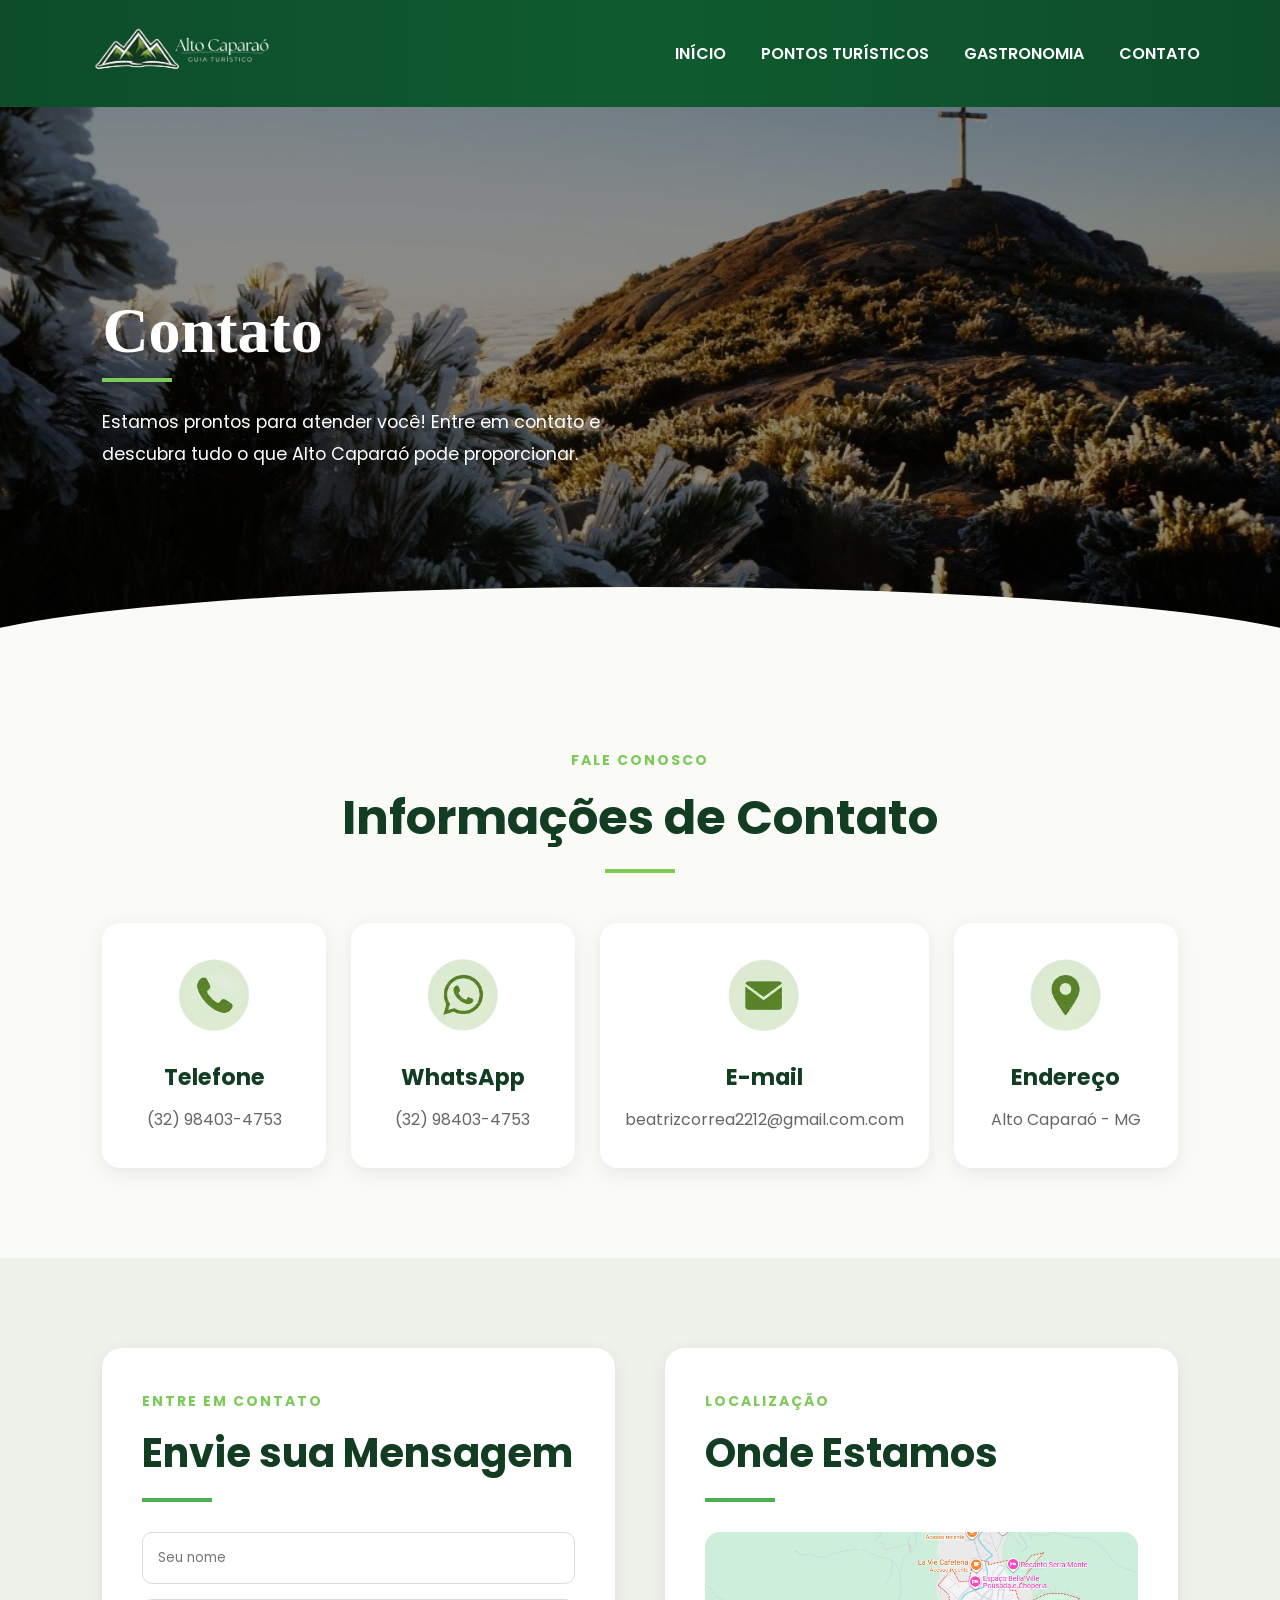
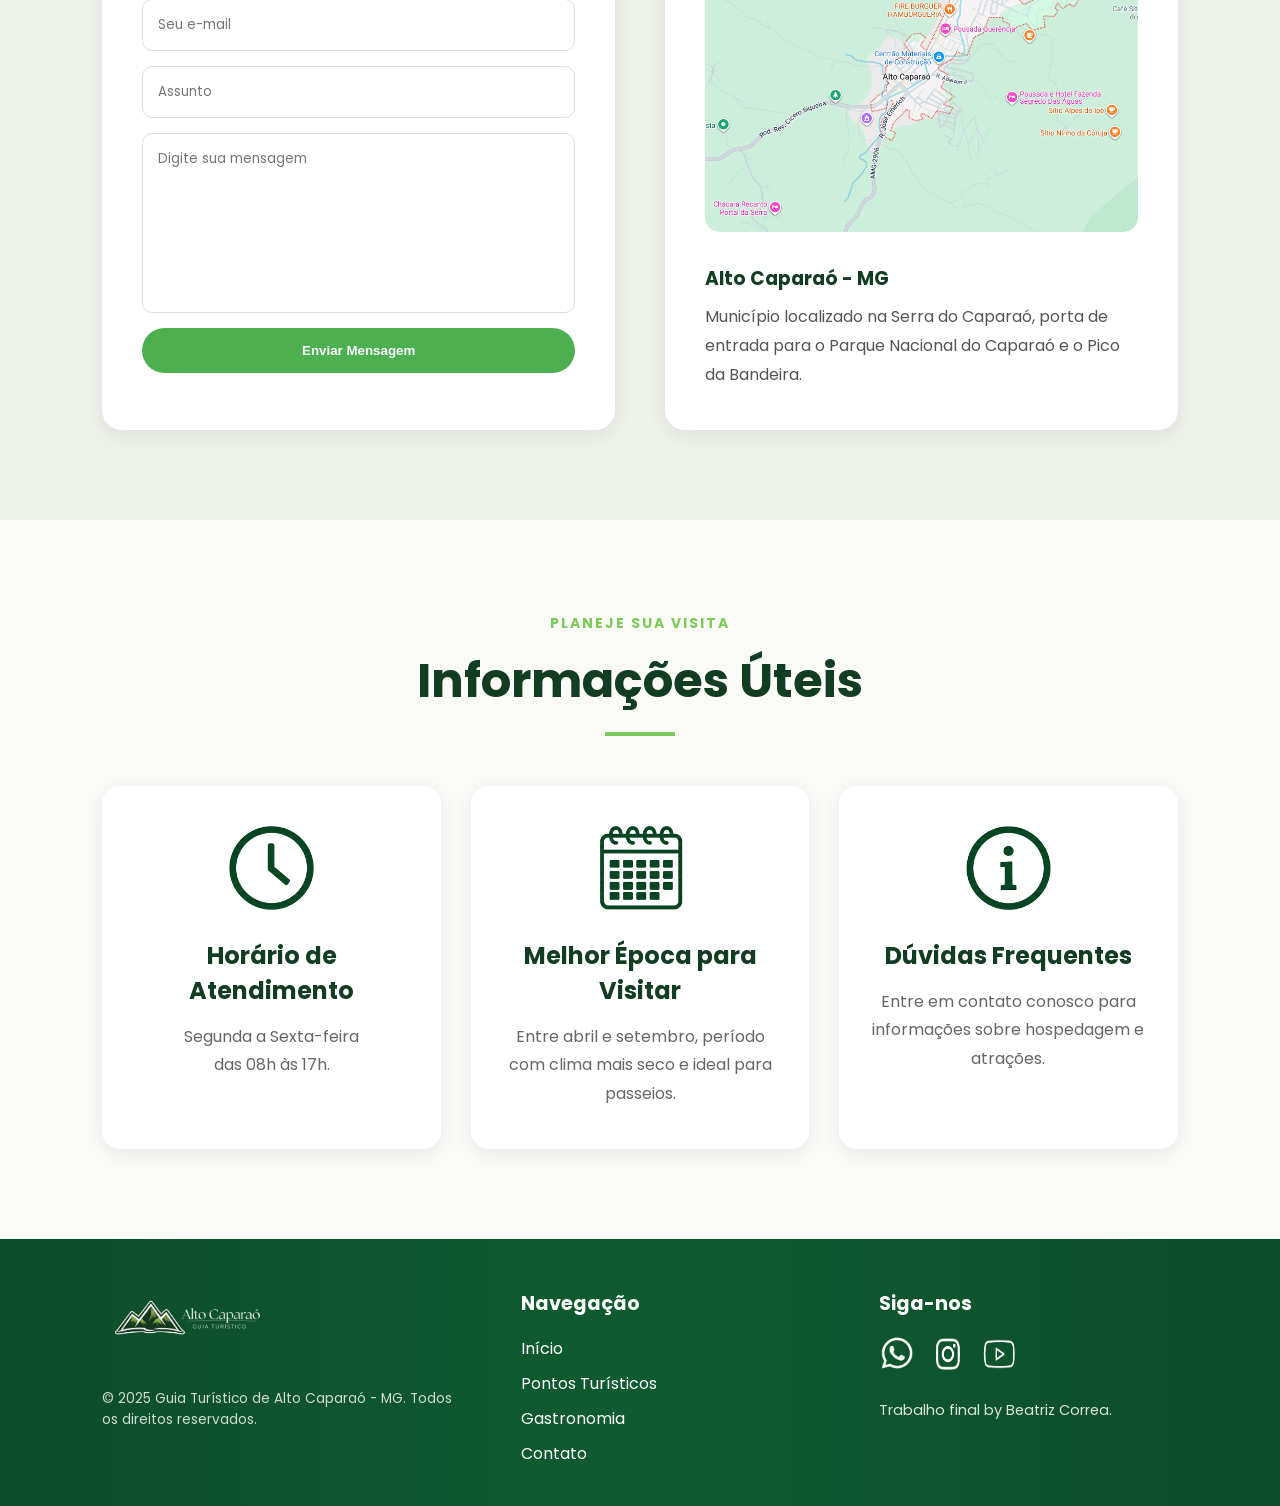
<file: contato.html>
<!DOCTYPE html>
<html lang="pt-br">

<head>
    <meta charset="UTF-8">
    <meta name="viewport" content="width=device-width, initial-scale=1.0">

    <title>Alto Caparaó - Contato</title>

    <link rel="stylesheet" href="TRABALHO FINAL/css/style.css">
    <link rel="icon" href="TRABALHO FINAL/img/AltoCaparao.Favicon.png">
</head>

<body>

    <header>

       <a href="index.html"><img src="TRABALHO FINAL/img/Altocaparao-logofooter.png" alt="Logo Alto Caparaó" class="logo"></a>

        <nav>
            <ul class="menu">
                <li><a href="index.html">Início</a></li>
                <li><a href="pontosturisticos.html">Pontos Turísticos</a></li>
                <li><a href="gastronomia.html">Gastronomia</a></li>
                <li><a href="contato.html">Contato</a></li>
            </ul>
        </nav>

    </header>

    <!--hero-->
    <section class="hero-contato">
    <img src="TRABALHO FINAL/img/hero-contato.png" alt="Contato Alto Caparaó" class="hero-img">

    <div class="overlay"></div>

    <div class="hero-conteudo">

        <h1>Contato</h1>
        <div class="linha"></div>

        <p>
            Estamos prontos para atender você!
            Entre em contato e descubra tudo o que
            Alto Caparaó pode proporcionar.
        </p>

    </div>

    <div class="onda"></div>

</section>

    <!--fale conosco-->
    <section class="contato-cards">

    <span class="subtitulo-secao"> FALE CONOSCO  </span>

    <h2 class="titulo-secao"> Informações de Contato </h2>

    <div class="linha-centro"></div>

    <div class="cards-contato">

        <article class="card-contato">

            <img src="TRABALHO FINAL/img/telefone-icon.png" alt="Telefone">
            <h3>Telefone</h3>
            <p>(32) 98403-4753</p>

        </article>

        <article class="card-contato">

            <img src="TRABALHO FINAL/img/wpp-icon.png" alt="WhatsApp">
            <h3>WhatsApp</h3>
            <p>(32) 98403-4753</p>

        </article>

        <article class="card-contato">

            <img src="TRABALHO FINAL/img/email-icon.png" alt="E-mail">
            <h3>E-mail</h3>
            <p>beatrizcorrea2212@gmail.com.com</p>

        </article>

        <article class="card-contato">

            <img src="TRABALHO FINAL/img/local-icon.png" alt="Endereço">
            <h3>Endereço</h3>
            <p>Alto Caparaó - MG</p>

        </article>

    </div>

</section>

    <section class="mensagem-localizacao">

    <div class="formulario-contato">

        <span class="subtitulo-secao">
            ENTRE EM CONTATO
        </span>

        <h2>Envie sua Mensagem</h2>

        <div class="linha-verde"></div>

        <form>

            <input type="text" placeholder="Seu nome" required>

            <input type="email" placeholder="Seu e-mail" required>

            <input type="text" placeholder="Assunto">

            <textarea placeholder="Digite sua mensagem"></textarea>

            <button type="submit"> Enviar Mensagem </button>

        </form>

    </div>

    <!-- localização -->

    <div class="onde-estamos">

        <span class="subtitulo-secao"> LOCALIZAÇÃO </span>

        <h2>Onde Estamos</h2>

        <div class="linha-verde"></div>
        <img src="TRABALHO FINAL/img/mapa.png" alt="Mapa Alto Caparaó">
        <div class="endereco-box">

            <h3>Alto Caparaó - MG</h3>
            <p>
                Município localizado na Serra do Caparaó,
                porta de entrada para o Parque Nacional
                do Caparaó e o Pico da Bandeira.
            </p>

        </div>

    </div>

</section>

    <!--informacoes uteis-->
    <section class="informacoes-uteis">

    <span class="subtitulo-secao">
        PLANEJE SUA VISITA
    </span>

    <h2 class="titulo-secao">
        Informações Úteis
    </h2>

    <div class="linha-centro"></div>

    <div class="uteis-grid">

        <article class="util-card">

            <img src="TRABALHO FINAL/img/relogio-icon.png" alt="Horário">
            <h3>Horário de Atendimento</h3>
            <p>
                Segunda a Sexta-feira
                <br>
                das 08h às 17h.
            </p>

        </article>
        
        <article class="util-card">

            <img src="TRABALHO FINAL/img/calendario-icon.png" alt="Melhor época">
            <h3>Melhor Época para Visitar</h3>
            <p>
                Entre abril e setembro,
                período com clima mais seco
                e ideal para passeios.
            </p>

        </article>
        
        <article class="util-card">

            <img src="TRABALHO FINAL/img/informacao-icon.png" alt="Dúvidas">
            <h3>Dúvidas Frequentes</h3>
            <p>
                Entre em contato conosco
                para informações sobre
                hospedagem e atrações.
            </p>

        </article>

    </div>

</section>

    <!-- rodape -->
<footer class="footer">

    <div class="footer-container">

        <!-- logo -->
        <div class="footer-logo">

            <img src="TRABALHO FINAL/img/Altocaparao-logofooter.png" alt="Logo Alto Caparaó" class="logo-footer">

            <p>
                © 2025 Guia Turístico de Alto Caparaó - MG.
                Todos os direitos reservados.
            </p>

        </div>

        <!-- Navegação -->
        <div class="footer-links">

            <h3>Navegação</h3>

            <ul>
                <li><a href="index.html">Início</a></li>
                <li><a href="pontosturisticos.html">Pontos Turísticos</a></li>
                <li><a href="gastronomia.html">Gastronomia</a></li>
                <li><a href="contato.html">Contato</a></li>
            </ul>

        </div>

        <!--redes-->
        <div class="footer-social">

            <h3>Siga-nos</h3>

            <div class="social-icons">
                <a href="https://wa.me/5532984034753">  <img src="TRABALHO FINAL/img/whatsapp-icon.png" alt="Whatsapp">  </a>
                <a href="https://www.instagram.com/beatrz.jpeg/"> <img src="TRABALHO FINAL/img/instagram-icon.png" alt="Instagram" class="logo-insta"> </a>
                <a href="https://www.youtube.com/@bea22122"> <img src="TRABALHO FINAL/img/youtube-icon.png" alt="YouTube"> </a>
            </div>

            <p class="footer-frase"> Trabalho final by Beatriz Correa. </p>

        </div>

    </div>

</footer>

</body>
</html>
</file>
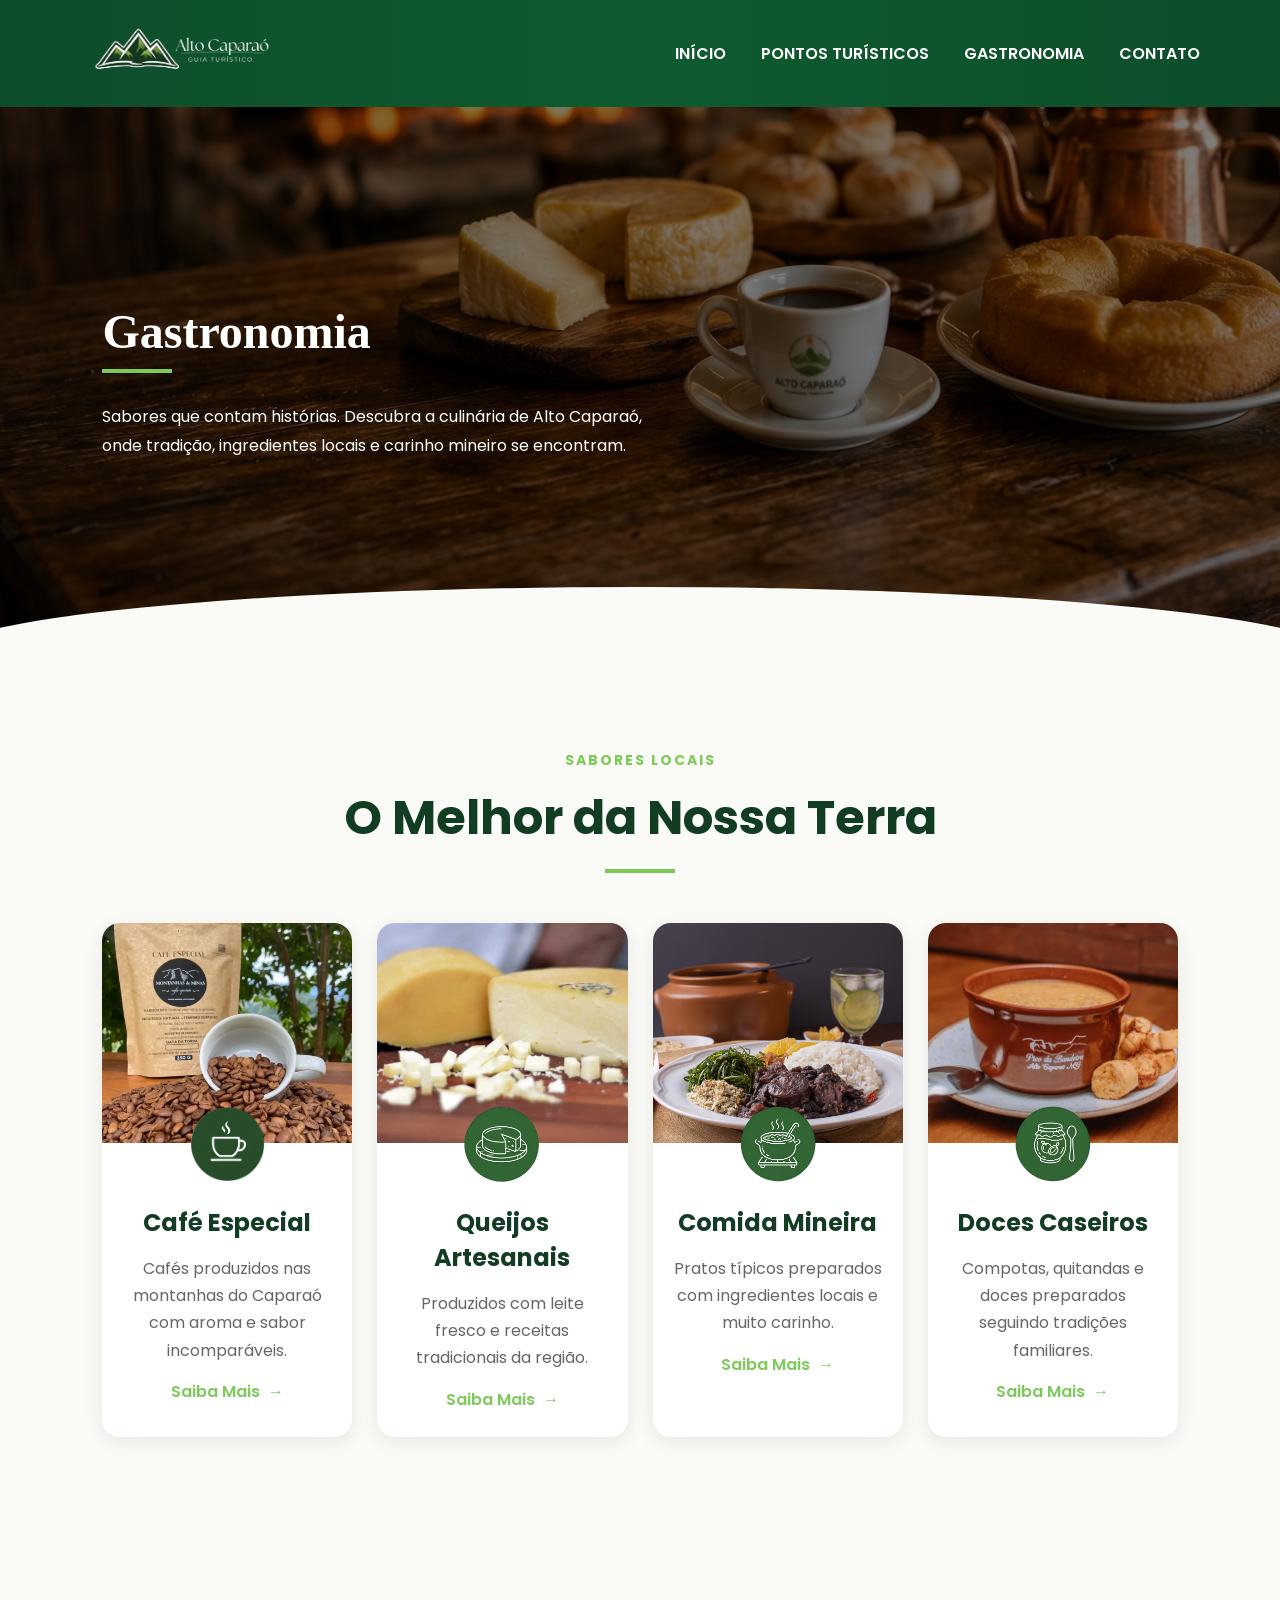
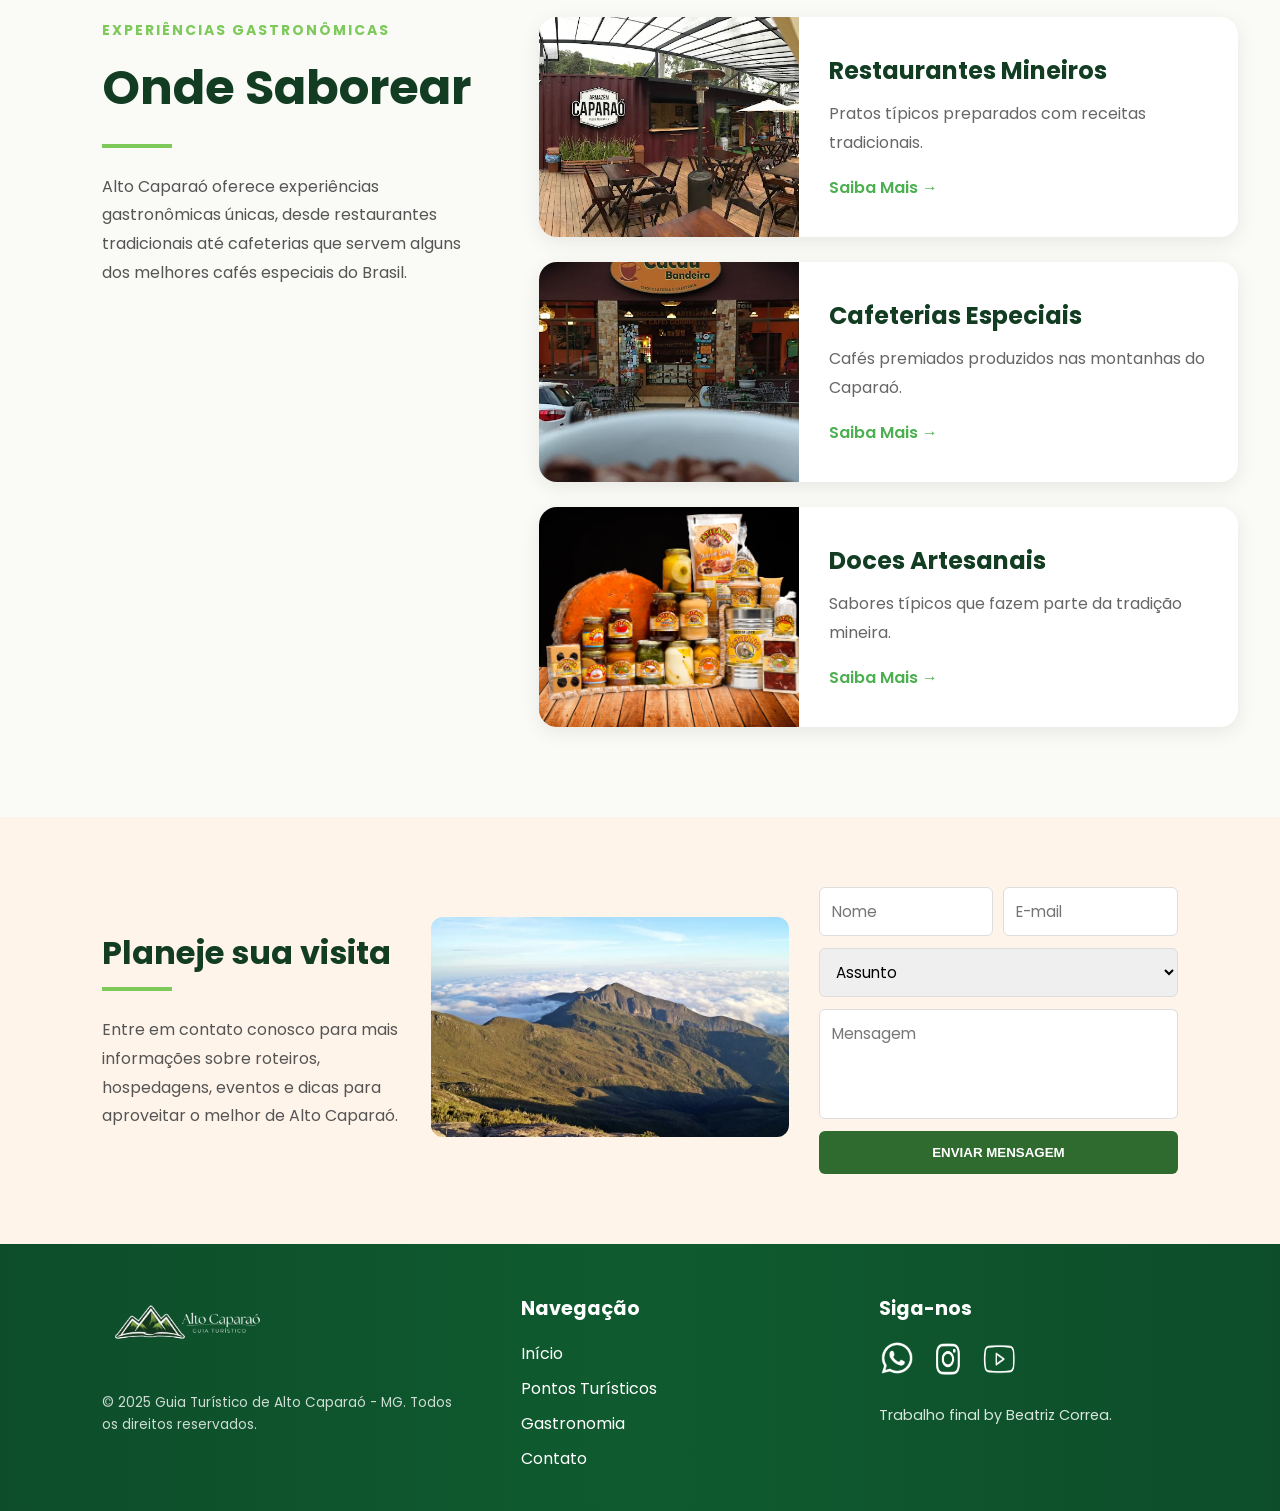
<file: gastronomia.html>
<!DOCTYPE html>
<html lang="pt-br">

<head>
    <meta charset="UTF-8">
    <meta name="viewport" content="width=device-width, initial-scale=1.0">

    <title>Alto Caparaó - Gastronomia</title>

    <link rel="stylesheet" href="TRABALHO FINAL/css/style.css">
    <link rel="icon" href="TRABALHO FINAL/img/AltoCaparao.Favicon.png">
</head>

<body>

    <header>

       <a href="index.html"><img src="TRABALHO FINAL/img/Altocaparao-logofooter.png" alt="Logo Alto Caparaó" class="logo"></a>

        <nav>
            <ul class="menu">
                <li><a href="index.html">Início</a></li>
                <li><a href="pontosturisticos.html">Pontos Turísticos</a></li>
                <li><a href="gastronomia.html">Gastronomia</a></li>
                <li><a href="contato.html">Contato</a></li>
            </ul>
        </nav>

    </header>

    <!-- hero-->
     <section class="hero-gastronomia">

    <img src="TRABALHO FINAL/img/mesa-cafe-hero.png" alt="Gastronomia de Alto Caparaó" class="hero-img">

    <div class="overlay"></div>

    <div class="hero-conteudo">

        <h1>Gastronomia</h1>

        <div class="linha"></div>

        <p>
            Sabores que contam histórias.
            Descubra a culinária de Alto Caparaó,
            onde tradição, ingredientes locais e
            carinho mineiro se encontram.
        </p>

    </div>

    <div class="onda"></div>

</section>

    <!--sabores-->
    <section class="sabores">

    <span class="subtitulo-secao"> SABORES LOCAIS </span>

    <h2 class="titulo-secao"> O Melhor da Nossa Terra </h2>

    <div class="linha-centro"></div>

    <div class="sabores-grid">

        <article class="sabor-card">

            <img src="TRABALHO FINAL/img/cafe-especial.png" alt="Café Especial">

            <div class="icone-sabor">
                <img src="TRABALHO FINAL/img/cafe-icon.png" alt="Ícone Café">
            </div>
            <h3>Café Especial</h3>
            <p> Cafés produzidos nas montanhas do Caparaó com aroma e sabor incomparáveis. </p>

            <a href="https://www.google.com/maps/search/maps+cafe+especial+alto+caparao/@-20.4884595,-42.0024728,11z/data=!3m1!4b1?entry=ttu&g_ep=EgoyMDI2MDYwMS4wIKXMDSoASAFQAw%3D%3D">Saiba Mais</a>

        </article>

        <article class="sabor-card">

            <img src="TRABALHO FINAL/img/queijo-minas-artesanal.png" alt="Queijos Artesanais">
            <div class="icone-sabor">
                <img src="TRABALHO FINAL/img/queijo-icon.png" alt="icon queijo">
            </div>
            <h3>Queijos Artesanais</h3>
            <p>  Produzidos com leite fresco e receitas tradicionais da região. </p>
            <a href="https://www.google.com/maps/search/queijos+artesanais+alto+caparao/@-20.8788914,-42.7936705,9z?entry=ttu&g_ep=EgoyMDI2MDYwMS4wIKXMDSoASAFQAw%3D%3D">Saiba Mais</a>

        </article>

        <article class="sabor-card">

            <img src="TRABALHO FINAL/img/comida-mineira.jpg" alt="Comida Mineira">
            <div class="icone-sabor">
                <img src="TRABALHO FINAL/img/comida-icon.png" alt="icon comida">
            </div>
            <h3>Comida Mineira</h3>
            <p> Pratos típicos preparados com ingredientes locais e muito carinho. </p>
            <a href="https://www.google.com/maps/search/comida+mineira+alto+caparao/@-20.4601346,-41.9526911,12z/data=!3m1!4b1?entry=ttu&g_ep=EgoyMDI2MDYwMS4wIKXMDSoASAFQAw%3D%3D">Saiba Mais</a>

        </article>

        <article class="sabor-card">

            <img src="TRABALHO FINAL/img/doce.jpg" alt="Doces Caseiros">
            <div class="icone-sabor">
                <img src="TRABALHO FINAL/img/doce-icon.png" alt="icon doces">
            </div>
            <h3>Doces Caseiros</h3>
            <p> Compotas, quitandas e doces preparados seguindo tradições familiares. </p>
            <a href="https://www.google.com/maps/search/doces+caseiros+alto+caparao/@-20.8219646,-42.4745255,10z/data=!3m1!4b1?entry=ttu&g_ep=EgoyMDI2MDYwMS4wIKXMDSoASAFQAw%3D%3D">Saiba Mais</a>

        </article>

    </div>

</section>

    <!---onde saborear-->
    <section class="onde-saborear">

    <div class="onde-texto">

        <span class="subtitulo-secao">
            EXPERIÊNCIAS GASTRONÔMICAS
        </span>

        <h2>Onde Saborear</h2>

        <div class="linha"></div>

        <p>
            Alto Caparaó oferece experiências gastronômicas únicas,
            desde restaurantes tradicionais até cafeterias que servem
            alguns dos melhores cafés especiais do Brasil.
        </p>

    </div>

    <div class="onde-cards">

        <article class="card-sabor">

            <img src="TRABALHO FINAL/img/restaurantes.png" alt="">
            <div class="card-info">
                <h3>Restaurantes Mineiros</h3>
                <p>Pratos típicos preparados com receitas tradicionais.</p>
                <a href="https://www.google.com/search?q=restaurantes+alto+caparao&sca_esv=b0606a0ae3ff7c6b&sxsrf=ANbL-n4agTMMmKRx_RHktZQxov1dxGed9g:1780680569179&udm=1&lsack=eQcjaqzMCu_K1sQPzN7QkQQ&sa=X&ved=2ahUKEwjs7KKG0PCUAxVvpZUCHUwvNEIQjGp6BAglEAA&biw=1920&bih=953&dpr=1">Saiba Mais</a>
            </div>

        </article>

        <article class="card-sabor">
            <img src="TRABALHO FINAL/img/cafeteria.png" alt="">

            <div class="card-info">
                <h3>Cafeterias Especiais</h3>
                <p>Cafés premiados produzidos nas montanhas do Caparaó.</p>
                <a href="https://www.google.com/search?q=cafeteria+alto+caparao&sca_esv=b0606a0ae3ff7c6b&udm=1&biw=1920&bih=953&sxsrf=ANbL-n6AUVyc2GkWjRarg-vPYZkx8Y70Eg%3A1780680627648&ei=swcjapOWJ-fL1sQPhJHRwA0&ved=0ahUKEwjTu5Oi0PCUAxXnpZUCHYRIFNgQ4dUDCBA&uact=5&oq=cafeteria+alto+caparao&gs_lp=[base64]&sclient=gws-wiz-modeless-local">Saiba Mais</a>
            </div>

        </article>

        <article class="card-sabor">

            <img src="TRABALHO FINAL/img/doces-artesanais.png" alt="">
            <div class="card-info">
                <h3>Doces Artesanais</h3>
                <p>Sabores típicos que fazem parte da tradição mineira.</p>
                <a href="https://www.google.com/search?q=doces+artesanais+alto+caparao&sca_esv=b0606a0ae3ff7c6b&udm=1&biw=1920&bih=953&sxsrf=ANbL-n7i8UDbI6PlFrO-FivdiRXj30PdOQ%3A1780680582276&ei=hgcjapTMEPvR1sQP66uc2A4&ved=0ahUKEwiUp8KM0PCUAxX7qJUCHesVB-sQ4dUDCBA&uact=5&oq=doces+artesanais+alto+caparao&gs_lp=[base64]&sclient=gws-wiz-modeless-local">Saiba Mais</a>
            </div>

        </article>

    </div>

</section>

    <!--planeje-->
    <!--planeje-->
<section class="planeje">

    <div class="planeje-container">

        <div class="planeje-texto">

            <h2>Planeje sua visita</h2>

            <div class="linha"></div>
            <p>
                Entre em contato conosco para mais informações sobre roteiros,
                hospedagens, eventos e dicas para aproveitar o melhor de Alto Caparaó.
            </p>
        </div>

        <div class="planeje-imagem">
            <img src="TRABALHO FINAL/img/vista-altocaparao.png" alt="Vista de Alto Caparaó">
        </div>

        <div class="planeje-formulario">

            <form>

                <div class="linha-form">
                    <input type="text" placeholder="Nome">
                    <input type="email" placeholder="E-mail">
                </div>

                <select>
                    <option>Assunto</option>
                    <option>Turismo</option>
                    <option>Hospedagem</option>
                    <option>Eventos</option>
                </select>

                <textarea placeholder="Mensagem"></textarea>

                <button type="submit">
                    ENVIAR MENSAGEM
                </button>

            </form>

        </div>

    </div>

</section>
    
    <!-- rodape -->
<footer class="footer">

    <div class="footer-container">

        <!-- logo -->
        <div class="footer-logo">

            <img src="TRABALHO FINAL/img/Altocaparao-logofooter.png" alt="Logo Alto Caparaó" class="logo-footer">

            <p>
                © 2025 Guia Turístico de Alto Caparaó - MG.
                Todos os direitos reservados.
            </p>

        </div>

        <!-- Navegação -->
        <div class="footer-links">

            <h3>Navegação</h3>

            <ul>
                <li><a href="index.html">Início</a></li>
                <li><a href="pontosturisticos.html">Pontos Turísticos</a></li>
                <li><a href="gastronomia.html">Gastronomia</a></li>
                <li><a href="contato.html">Contato</a></li>
            </ul>

        </div>

        <!--redes-->
        <div class="footer-social">

            <h3>Siga-nos</h3>

            <div class="social-icons">
                <a href="https://wa.me/5532984034753">  <img src="TRABALHO FINAL/img/whatsapp-icon.png" alt="Whatsapp">  </a>
                <a href="https://www.instagram.com/beatrz.jpeg/"> <img src="TRABALHO FINAL/img/instagram-icon.png" alt="Instagram" class="logo-insta"> </a>
                <a href="https://www.youtube.com/@bea22122"> <img src="TRABALHO FINAL/img/youtube-icon.png" alt="YouTube"> </a>
            </div>

            <p class="footer-frase"> Trabalho final by Beatriz Correa. </p>

        </div>

    </div>

</footer>

</body>
</html>
</file>
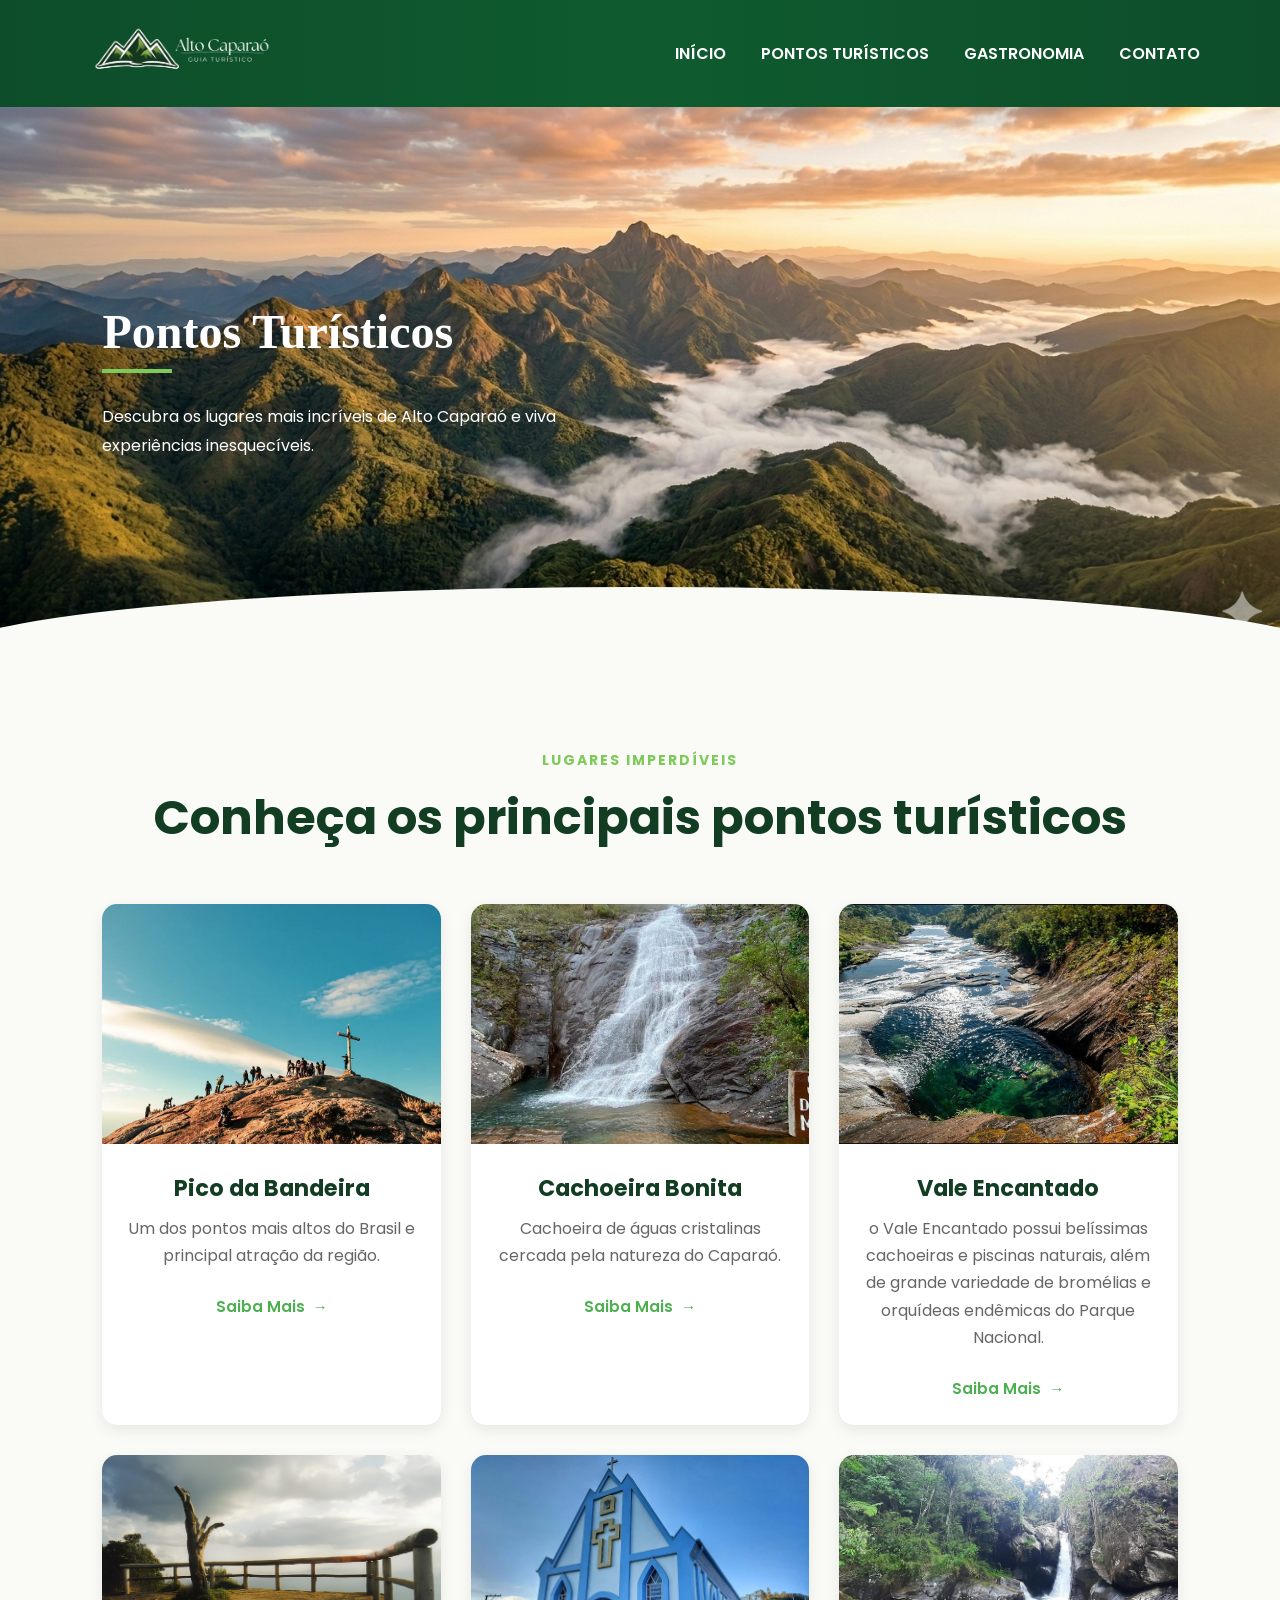
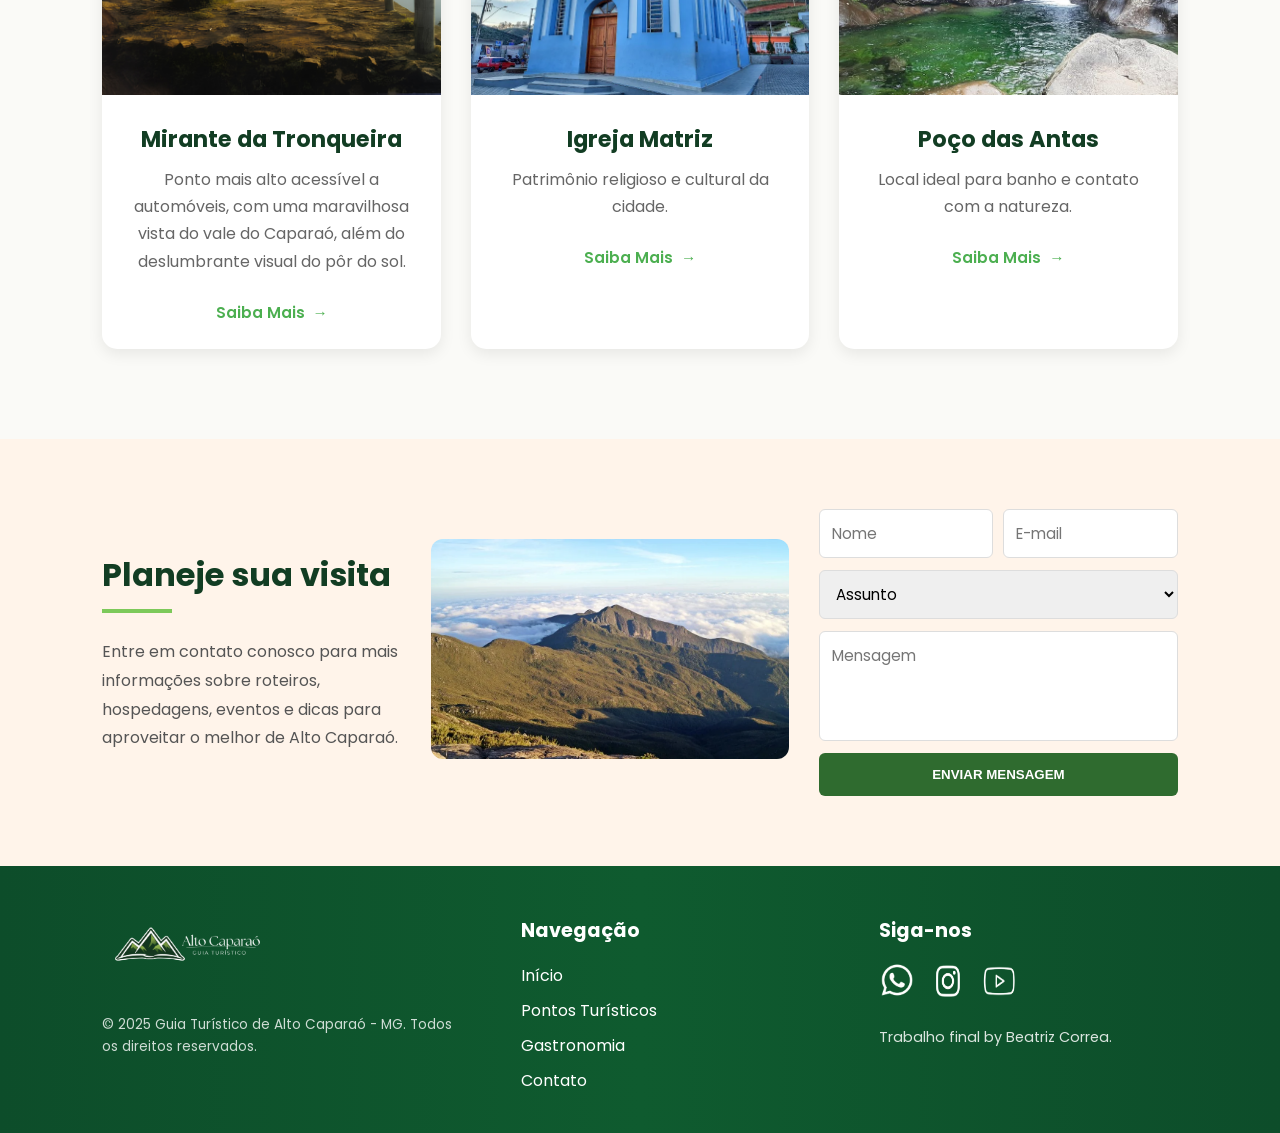
<file: pontosturisticos.html>
<!DOCTYPE html>
<html lang="pt-br">

<head>
    <meta charset="UTF-8">
    <meta name="viewport" content="width=device-width, initial-scale=1.0">

    <title>Alto Caparaó - Pontos Turísticos</title>

    <link rel="stylesheet" href="TRABALHO FINAL/css/style.css">
    <link rel="icon" href="TRABALHO FINAL/img/AltoCaparao.Favicon.png">
</head>

<body>

    <header>

       <a href="index.html"><img src="TRABALHO FINAL/img/Altocaparao-logofooter.png" alt="Logo Alto Caparaó" class="logo"></a>

        <nav>
            <ul class="menu">
                <li><a href="index.html">Início</a></li>
                <li><a href="pontosturisticos.html">Pontos Turísticos</a></li>
                <li><a href="gastronomia.html">Gastronomia</a></li>
                <li><a href="contato.html">Contato</a></li>
            </ul>
        </nav>

    </header>

    <!-- hero -->
    <section class="hero-turismo">

    <img src="TRABALHO FINAL/img/hero-pontos.png" alt="" class="hero-img">

    <div class="overlay"></div>

    <div class="hero-conteudo">

        <h1>Pontos Turísticos</h1>

        <div class="linha"></div>

        <p>
            Descubra os lugares mais incríveis de Alto Caparaó
            e viva experiências inesquecíveis.
        </p>

    </div>

    <div class="onda"></div>

</section>

    <!--lugares-->
    <section class="lugares">

    <span class="subtitulo-secao"> LUGARES IMPERDÍVEIS </span>

    <h2 class="titulo-secao"> Conheça os principais pontos turísticos </h2>

    <div class="lugares-grid">

        <article class="lugar-card">
            <img src="TRABALHO FINAL/img/pico-da-bandeira.png" alt="Pico da Bandeira">
            <h3>Pico da Bandeira</h3>
            <p>Um dos pontos mais altos do Brasil e principal atração da região.</p>
            <a href="https://share.google/9crZeZgAuBUtWpSR4">Saiba Mais</a>
        </article>

        <article class="lugar-card">
            <img src="TRABALHO FINAL/img/Cachoeira-Bonita.png" alt="Cachoeira Bonita">
            <h3>Cachoeira Bonita</h3>
            <p>Cachoeira de águas cristalinas cercada pela natureza do Caparaó.</p>
            <a href="https://share.google/mF6CN8wEAdhNPWHnR">Saiba Mais</a>
        </article>

        <article class="lugar-card">
            <img src="TRABALHO FINAL/img/vale-encantado.jpg" alt="Vale Encantado">
            <h3>Vale Encantado</h3>
            <p>o Vale Encantado possui belíssimas cachoeiras e piscinas naturais, além de grande variedade de bromélias e orquídeas endêmicas do Parque Nacional.</p>
            <a href="https://share.google/weOQhi5B6KUeL2T84">Saiba Mais</a>
        </article>

        <article class="lugar-card">
            <img src="TRABALHO FINAL/img/tronqueira.png" alt="Mirante da Tronqueira">
            <h3>Mirante da Tronqueira</h3>
            <p>Ponto mais alto acessível a automóveis, com uma maravilhosa vista do vale do Caparaó, além do deslumbrante visual do pôr do sol.</p>
            <a href="https://share.google/4km2a4B5DhbV3QOsP">Saiba Mais</a>
        </article>

        <article class="lugar-card">
            <img src="TRABALHO FINAL/img/igreja-matriz.png" alt="Igreja Matriz">
            <h3>Igreja Matriz</h3>
            <p>Patrimônio religioso e cultural da cidade.</p>
            <a href="https://share.google/KCzVGAtjL6qdZlwOk">Saiba Mais</a>
        </article>

        <article class="lugar-card">
            <img src="TRABALHO FINAL/img/poco-das-antas.png" alt="Poço das Antas">
            <h3>Poço das Antas</h3>
            <p>Local ideal para banho e contato com a natureza.</p>
            <a href="https://share.google/7MKoIhUzPM1NaPoiR">Saiba Mais</a>
        </article>

    </div>

</section>

    <!--planeje-->
<section class="planeje">

    <div class="planeje-container">

        <div class="planeje-texto">

            <h2>Planeje sua visita</h2>

            <div class="linha"></div>

            <p>
                Entre em contato conosco para mais informações sobre roteiros,
                hospedagens, eventos e dicas para aproveitar o melhor de Alto Caparaó.
            </p>

        </div>

        <div class="planeje-imagem">
            <img src="TRABALHO FINAL/img/vista-altocaparao.png" alt="Vista de Alto Caparaó">
        </div>

        <div class="planeje-formulario">

            <form>

                <div class="linha-form">
                    <input type="text" placeholder="Nome">
                    <input type="email" placeholder="E-mail">
                </div>

                <select>
                    <option>Assunto</option>
                    <option>Turismo</option>
                    <option>Hospedagem</option>
                    <option>Eventos</option>
                </select>

                <textarea placeholder="Mensagem"></textarea>

                <button type="submit">
                    ENVIAR MENSAGEM
                </button>

            </form>

        </div>

    </div>

</section>

    <!-- rodape -->
<footer class="footer">

    <div class="footer-container">

        <!-- logo -->
        <div class="footer-logo">

            <img src="TRABALHO FINAL/img/Altocaparao-logofooter.png" alt="Logo Alto Caparaó" class="logo-footer">

            <p>
                © 2025 Guia Turístico de Alto Caparaó - MG.
                Todos os direitos reservados.
            </p>

        </div>

        <!-- Navegação -->
        <div class="footer-links">

            <h3>Navegação</h3>

            <ul>
                <li><a href="index.html">Início</a></li>
                <li><a href="pontosturisticos.html">Pontos Turísticos</a></li>
                <li><a href="gastronomia.html">Gastronomia</a></li>
                <li><a href="contato.html">Contato</a></li>
            </ul>

        </div>

        <!--redes-->
        <div class="footer-social">

            <h3>Siga-nos</h3>

            <div class="social-icons">
                <a href="https://wa.me/5532984034753">  <img src="TRABALHO FINAL/img/whatsapp-icon.png" alt="Whatsapp">  </a>
                <a href="https://www.instagram.com/beatrz.jpeg/"> <img src="TRABALHO FINAL/img/instagram-icon.png" alt="Instagram" class="logo-insta"> </a>
                <a href="https://www.youtube.com/@bea22122"> <img src="TRABALHO FINAL/img/youtube-icon.png" alt="YouTube"> </a>
            </div>

            <p class="footer-frase"> Trabalho final by Beatriz Correa. </p>

        </div>

    </div>

</footer>

</body>
</html>
</file>
<file: TRABALHO FINAL/css/style.css>
@import url('https://fonts.googleapis.com/css2?family=Alex+Brush&family=Poppins:wght@300;400;500;600;700&display=swap');

*{
    margin: 0;
    padding: 0;
    box-sizing: border-box;
}

html{
    scroll-behavior: smooth;
}

body{
    font-family: 'Poppins', sans-serif;
    background-color: #FAFAF7;
    color: #333333;
    overflow-x: hidden;
}

/*header*/
header{
    background: linear-gradient( 90deg, #0D4D2A, #0f5b2f, #0D4D2A );
    display: flex;
    justify-content: space-between;
    align-items: center;
    padding: 15px 80px;
}

.logo{
    height: 70px;
}

/*nav*/
.menu{
    display: flex;
    list-style: none;
    gap: 35px;
}

.menu a{
    color:#fff;
    text-decoration: none;
    font-weight: 600;
    text-transform: uppercase;
}

.menu a:hover{
    color:#6df44f;
}

/*hero*/
.hero{
    position: relative;
    height: 500px;
    display: flex;
    justify-content: center;
    align-items: center;
    text-align: center;
    overflow: hidden;
}

.hero-img{
    position: absolute;
    top: 0;
    left: 0;
    width: 100%;
    height: 100%;
    object-fit: cover;
    z-index: 1;
}

.hero:before{
    content: "";
    position: absolute;
    top: 0;
    left: 0;
    width: 100%;
    height: 100%;
    background: rgba(0,0,0,0.35);
    z-index: 2;
}

.hero-content{
    position: relative;
    z-index: 3;
    color: #fff;
    max-width: 800px;
    padding: 0;
}

.descubra{
    display: block;
    font-family: 'Alex Brush', cursive;
    font-size: 2.5rem;
    color: #7DC95A;
    margin-bottom: -30px;
}

.hero h1{
    font-size: 5rem;
    margin-bottom: 15px;
}

.hero p{
    font-size: 1rem;
    margin-bottom: 35px;
}

.btn{
    display: inline-block;
    background: #4CAF50;
    color: #fff;
    text-decoration: none;
    padding: 10px 30px;
    border-radius: 30px;    
    font-weight: 600;
    margin-bottom: 10px;
    margin-top: 30px;
}

.btn:hover{
    background-color: #287007;
}

/*sobre*/
.sobre{
    display: grid;
    grid-template-columns: 1fr 1fr;
    gap: 50px;
    align-items: center;
    padding: 70px 8%;
}

.subtitulo-sobre{
    color: #4CAF50;
    font-size: 14px;
    font-weight: 700;
    letter-spacing: 2px;
}

.sobre h2{
    font-size: 3rem;
    color: #123D23;
    margin-top: 10px;
    margin-bottom: 20px;
}

.linha{
    width: 70px;
    height: 4px;
    background: #4CAF50;
    margin-bottom: 25px;
}

.sobre p{
    line-height: 1.8;
    margin-bottom: 18px;
    color: #555;
}

.btn-sobre{
    display: inline-block;
    margin-top: 15px;
    padding: 14px 30px;
    background: #4CAF50;
    color: #fff;
    text-decoration: none;
    border-radius: 30px;
    font-weight: 600;
}

.btn-sobre:hover{
    background-color: #287007;
}
.sobre-imagem img{
    width: 100%;
    height: 350px;
    object-fit: cover;
    border-radius: 15px;
}

/*destaques*/
.destaques{
    background: #EEF2EA;
    padding: 70px 8%;
}

.cabecalho-destaque{
    display: flex;
    flex-direction: column;
    align-items: center;
    margin-bottom: 50px;
}

.titulo-secao{
    display: flex;
    justify-content: center;
    align-items: center;
    gap: 12px;
}

.titulo-secao h2{
    font-size: 2.3rem;
    color: #123D23;
    margin: 0;
}

.icon-secao{
    width: 80px;
    height: 80px;
    object-fit: contain;
}

.linha-destaque{
    width: 70px;
    height: 4px;
    background: #4CAF50;
    border-radius: 10px;
    margin-top: 0px;
}

.cards{
    display: grid;
    grid-template-columns: repeat(4,1fr);
    gap: 25px;
}

.card{
    background: #fff;
    border-radius: 15px;
    overflow: hidden;
    position: relative;
    text-align: center;
    box-shadow: 0 5px 20px rgba(0,0,0,.08);
    transition: .3s;
}

.card:hover{
    transform: translateY(-5px);
}

.card img{
    width: 100%;
    height: 220px;
    object-fit: cover;
}

.icone{
    width: 70px;
    height: 70px;
    background: #fff;
    border: 3px solid #4CAF50;
    border-radius: 50%;
    position: absolute;
    left: 50%;
    top: 185px;
    transform: translateX(-50%);
    display: flex;
    justify-content: center;
    align-items: center;
}

.icone img{
    width: 79px;
    height: 79px;
    object-fit: contain;
}

.card h3{
    margin-top: 55px;
    color: #123D23;
    font-size: 1.3rem;
    padding: 10px 15px;
}

.card p{
    color: #555;
    line-height: 1.6;
    padding: 0 20px 25px;
    font-size: .95rem;
}

/*informações*/
.informacoes{
    padding: 80px 8%;
    background: #FAFAF7;
}

.info-container{
    display: grid;
    grid-template-columns: 1fr 1fr;
    gap: 60px;
}

.info-gerais h2, .curiosidades h2{
    color: #123D23;
    font-size: 2rem;
}

/*tabela*/
table{
    width: 100%;
    border-collapse: collapse;
    background: #fff;
    box-shadow: 0 5px 20px rgba(0,0,0,.08);
    border-radius: 10px;
    overflow: hidden;
}

thead{
    background: #2F6B2F;
    color: #fff;
}

th,
td{
    padding: 14px;
    border: 1px solid #ddd;
    text-align: left;
}

tbody tr:nth-child(even){
    background: #f8f8f8;
}

/*curiosidades*/
.curiosidades ul{
    list-style: none;
}

.curiosidades li{
    position: relative;
    padding-left: 25px;
    margin-bottom: 20px;
    line-height: 1.8;
    color: #444;
}

.curiosidades li::before{
    content: "●";
    color: #4CAF50;
    position: absolute;
    left: 0;
}

.icone-informacoes,
.icone-curiosidade{
    display: flex;
    align-items: center;
    gap: 12px;
    margin-bottom: 25px;
}

.icone-informacoes h2,
.icone-curiosidade h2{
    margin: 0;
    color: #123D23;
    font-size: 2rem;
    line-height: 1;
}

.icon-livro,
.icon-lampada{
    width: 45px;
    height: 35px;
    object-fit: contain;
    display: block;
}

/*planeje*/
.planeje{
    background: #FFF4EA;
    padding: 70px 8%;
}

.planeje-container{
    display: grid;
    grid-template-columns: 1fr 1.2fr 1.2fr;
    gap: 30px;
    align-items: center;
}

.planeje-texto h2{
    color: #123D23;
    font-size: 2rem;
    margin-bottom: 10px;
}

.planeje-texto p{
    color: #555;
    line-height: 1.8;
    margin-top: 20px;
}

.planeje-imagem img{
    width: 100%;
    height: 220px;
    object-fit: cover;
    border-radius: 12px;
}

.planeje-formulario form{
    display: flex;
    flex-direction: column;
    gap: 12px;
}

.linha-form{
    display: grid;
    grid-template-columns: 1fr 1fr;
    gap: 10px;
}

.planeje-formulario input,
.planeje-formulario select,
.planeje-formulario textarea{
    width: 100%;
    padding: 12px;
    border: 1px solid #ddd;
    border-radius: 6px;
    font-family: 'Poppins', sans-serif;
    font-size: .95rem;
}

.planeje-formulario textarea{
    height: 110px;
    resize: none;
}

.planeje-formulario button{
    background: #2F6B2F;
    color: white;
    border: none;
    padding: 14px;
    border-radius: 6px;
    font-weight: 600;
    cursor: pointer;
    transition: .3s;
}

.planeje-formulario button:hover{
    background: #1d4e1d;
}

/* footer */
.footer{
    background: linear-gradient(90deg, #0D4D2A, #0f5b2f, #0D4D2A);
    color: #fff;
    padding: 50px 8% 30px;
}

.footer-container{
    display: grid;
    grid-template-columns: 1.2fr 1fr 1fr;
    gap: 60px;
    align-items: start;
}

.footer-logo img{
    width: 180px;
    margin-bottom: 20px;
}

.footer-logo p{
    font-size: .85rem;
    color: rgba(255,255,255,.8);
    line-height: 1.6;
}

.footer-links h3,
.footer-social h3{
    margin-bottom: 18px;
    font-size: 1.2rem;
}

.footer-links ul{
    list-style: none;
}

.footer-links li{
    margin-bottom: 10px;
}

.footer-links a{
    color: #fff;
    text-decoration: none;
    transition: .3s;
}

.footer-links a:hover{
    color: #7DC95A;
}

.social-icons{
    display: flex;
    gap: 15px;
    margin-bottom: 20px;
}

.social-icons img{
    width: 36px;
    height: 36px;
    transition: .3s;
}

.social-icons img:hover{
    transform: translateY(-3px);
}

.footer-frase{
    color: rgba(255,255,255,.85);
    line-height: 1.6;
    font-size: .9rem;
}

.footer-logo{
    display: flex;
    flex-direction: column;
    gap: 20px;
}

.logo-footer{
    width: 250px;
    height: auto;
}

/* pagina ponto turistico */

/* hero */
.hero-turismo{
    position: relative;
    height: 550px;
    overflow: hidden;
}

.hero-img{
    width: 100%;
    height: 100%;
    object-fit: cover;
    position: absolute;
    top: 0;
    left: 0;
}

.overlay{
    position: absolute;
    inset: 0;
    background: rgba(0,0,0,.45);
}

.hero-conteudo{
    position: relative;
    z-index: 2;
    height: 100%;
    display: flex;
    flex-direction: column;
    justify-content: center;
    padding-left: 8%;
    max-width: 650px;
    color: #fff;
}

.hero-conteudo h1{
    font-size: 3rem;
    margin-bottom: 0px;
}

.hero-conteudo p{
    font-size: 1.0rem;
    line-height: 1.8;
}

.linha{
    width: 70px;
    height: 4px;
    background: #7DC95A;
    margin-bottom: 25px;
}

.onda{
    position:absolute;
    bottom:-90px;
    left:-10%;
    width:120%;
    height:140px;
    background:#FAFAF7;
    border-radius:100% 100% 0 0;
    z-index:2;
}

/* lugares */
.lugares{
    padding: 90px 8%;
    background: #FAFAF7;
    text-align: center;
}

.lugares-grid{
    display: grid;
    grid-template-columns: repeat(3, 1fr);
    gap: 30px;
    margin-top: 50px;
}

.lugar-card{
    background: #fff;
    border-radius: 15px;
    overflow: hidden;
    box-shadow: 0 5px 15px rgba(0,0,0,.08);
    transition: .3s;
}

.lugar-card:hover{
    transform: translateY(-5px);
}

.lugar-card img{
    width: 100%;
    height: 240px;
    object-fit: cover;
}

.lugar-card h3{
    color: #123D23;
    font-size: 1.4rem;
    margin: 20px 15px 10px;
}

.lugar-card p{
    color: #666;
    line-height: 1.7;
    padding: 0 20px 25px;
}

.lugar-card a{
    display: inline-flex;
    align-items: center;
    gap: 8px;
    color: #4CAF50;
    text-decoration: none;
    font-weight: 600;
    font-size: .95rem;
    margin-bottom: 25px;
    transition: .3s;
}

.lugar-card a::after{
    content: "→";
    transition: .3s;
}

.lugar-card a:hover{
    color: #123D23;
}

.lugar-card a:hover::after{
    transform: translateX(5px);
}

.subtitulo-secao{
    color: #4CAF50;
}

/*pagina gastronomia*/
.hero-gastronomia{
    position: relative;
    height: 550px;
    overflow: hidden;
}

.hero-gastronomia .hero-img{
    position: absolute;
    top: 0;
    left: 0;
    width: 100%;
    height: 100%;
    object-fit: cover;
}

.hero-gastronomia .overlay{
    position: absolute;
    inset: 0;
    background: rgba(0,0,0,.50);
    z-index: 1;
}

.hero-conteudo{
    position: relative;
    z-index: 2;
    height: 100%;
    display: flex;
    flex-direction: column;
    justify-content: center;
    max-width: 650px;
    padding-left: 8%;
    color: #fff;
}

.hero-conteudo h1{
    font-size: 3rem;
    font-family: Georgia, serif;
    margin-bottom: 10px;
}

.hero-conteudo p{
    font-size: 1.0rem;
    line-height: 1.8;
    max-width: 550px;
}

.hero-conteudo .linha{
    width: 70px;
    height: 4px;
    background: #7DC95A;
    margin-bottom: 30px;
}

.onda{
    position: absolute;
    bottom: -70px;
    left: -5%;
    width: 110%;
    height: 140px;
    background: #FAFAF7;
    border-radius: 100% 100% 0 0;
    z-index: 2;
}

/*sabores*/
.sabores{
    padding: 90px 8%;
    text-align: center;
    background: #FAFAF7;
}

.subtitulo-secao{
    color: #7DC95A;
    font-size: 14px;
    font-weight: 700;
    letter-spacing: 2px;
}

.titulo-secao{
    font-size: 3rem;
    color: #123D23;
    margin-top: 10px;
    margin-bottom: 15px;
}

.linha-centro{
    width: 70px;
    height: 4px;
    background: #7DC95A;
    margin: 0 auto 50px;
}

.sabores-grid{
    display: grid;
    grid-template-columns: repeat(4,1fr);
    gap: 25px;
}

.sabor-card{
    background: #fff;
    border-radius: 18px;
    overflow: hidden;
    position: relative;
    box-shadow: 0 5px 20px rgba(0,0,0,.08);
    transition: .3s;
}

.sabor-card:hover{
    transform: translateY(-6px);
}

.sabor-card img{
    width: 100%;
    height: 220px;
    object-fit: cover;
}

.icone-sabor{
    width: 72px;
    height: 72px;
    background: #fff;
    border-radius: 50%;
    position: absolute;
    left: 50%;
    top: 185px;
    transform: translateX(-50%);
    display: flex;
    justify-content: center;
    align-items: center;
}

.icone-sabor img{
    width: 76px;
    height: 76px;
    object-fit: contain;
}

.sabor-card h3{
    margin-top: 55px;
    color: #123D23;
    font-size: 1.5rem;
    padding: 0 15px;
}

.sabor-card p{
    padding: 15px 20px;
    color: #666;
    line-height: 1.7;
}

.sabor-card a{
    display: inline-flex;
    align-items: center;
    gap: 8px;
    color: #7DC95A;
    text-decoration: none;
    font-weight: 600;
    margin-bottom: 25px;
}

.sabor-card a::after{
    content: "→";
}

/*onde saborear*/
.onde-saborear{
    padding: 90px 8%;
    display: grid;
    grid-template-columns: 35% 65%;
    gap: 60px;
    align-items: start;
}

.onde-texto{
    position: sticky;
    top: 100px;
}

.onde-texto h2{
    font-size: 3rem;
    color: #123D23;
    margin: 10px 0 20px;
}

.onde-texto p{
    line-height: 1.8;
    color: #555;
}

.onde-cards{
    display: flex;
    flex-direction: column;
    gap: 25px;
}

.card-sabor{
    background: #fff;
    border-radius: 18px;
    overflow: hidden;
    display: grid;
    grid-template-columns: 260px 1fr;
    box-shadow: 0 5px 20px rgba(0,0,0,.08);
    transition: .3s;
}

.card-sabor:hover{
    transform: translateY(-5px);
}

.card-sabor img{
    width: 100%;
    height: 220px;
    object-fit: cover;
}

.card-info{
    padding: 30px;
    display: flex;
    flex-direction: column;
    justify-content: center;
}

.card-info h3{
    color: #123D23;
    margin-bottom: 12px;
    font-size: 1.5rem;
}

.card-info p{
    color: #666;
    line-height: 1.8;
    margin-bottom: 18px;
}

.card-info a{
    color: #4CAF50;
    text-decoration: none;
    font-weight: 600;
}

.card-info a::after{
    content: " →";
}

/*pagina contato*/

.hero-contato{
    position: relative;
    height: 550px;
    overflow: hidden;
}

.hero-contato .hero-img{
    position: absolute;
    inset: 0;
    width: 100%;
    height: 100%;
    object-fit: cover;
    z-index: 1;
}

.hero-contato .overlay{
    position: absolute;
    inset: 0;
    background: rgba(0,0,0,.45);
    z-index: 2;
}

.hero-contato .hero-conteudo{
    position: relative;
    z-index: 3;
    height: 100%;
    display: flex;
    flex-direction: column;
    justify-content: center;
    padding-left: 8%;
    max-width: 650px;
    color: #fff;
}

.hero-contato .hero-conteudo h1{
    font-size: 4rem;
    margin-bottom: 10px;
}

.hero-contato .hero-conteudo p{
    font-size: 1.1rem;
    line-height: 1.8;
}

.hero-contato .linha{
    width: 70px;
    height: 4px;
    background: #7DC95A;
    margin-bottom: 25px;
}

.hero-contato .onda{
    position: absolute;
    bottom: -70px;
    left: -5%;
    width: 110%;
    height: 140px;
    background: #FAFAF7;
    border-radius: 100% 100% 0 0;
    z-index: 3;
}

/*fale conosco*/
/* CONTATO CARDS */

.contato-cards{
    padding: 90px 8%;
    text-align: center;
    background: #FAFAF7;
}

.cards-contato{
    display: grid;
    grid-template-columns: repeat(4,1fr);
    gap: 25px;
    margin-top: 50px;
}

.card-contato{
    background: #fff;
    padding: 35px 25px;
    border-radius: 18px;
    box-shadow: 0 5px 20px rgba(0,0,0,.08);
    transition: .3s;
}

.card-contato:hover{
    transform: translateY(-6px);
}

.card-contato img{
    width: 75px;
    height: 75px;
    object-fit: contain;
    margin-bottom: 20px;
}

.card-contato h3{
    color: #123D23;
    margin-bottom: 12px;
    font-size: 1.4rem;
}

.card-contato p{
    color: #666;
    line-height: 1.7;
}

/*form*/
.mensagem-localizacao{
    padding: 90px 8%;
    display: grid;
    grid-template-columns: 1fr 1fr;
    gap: 50px;
    background: #EEF2EA;
}

.formulario-contato,
.onde-estamos{
    background: #fff;
    padding: 40px;
    border-radius: 20px;
    box-shadow: 0 5px 20px rgba(0,0,0,.08);
}

.formulario-contato h2,
.onde-estamos h2{
    color: #123D23;
    font-size: 2.5rem;
    margin: 10px 0 15px;
}

.linha-verde{
    width: 70px;
    height: 4px;
    background: #4CAF50;
    margin-bottom: 30px;
}

.formulario-contato form{
    display: flex;
    flex-direction: column;
    gap: 15px;
}

.formulario-contato input,
.formulario-contato textarea{
    width: 100%;
    padding: 15px;
    border: 1px solid #ddd;
    border-radius: 10px;
    font-family: 'Poppins', sans-serif;
}

.formulario-contato textarea{
    height: 180px;
    resize: none;
}

.formulario-contato button{
    background: #4CAF50;
    color: #fff;
    border: none;
    padding: 15px;
    border-radius: 30px;
    font-weight: 600;
    cursor: pointer;
    transition: .3s;
}

.formulario-contato button:hover{
    background: #287007;
}

.onde-estamos img{
    width: 100%;
    height: 300px;
    object-fit: cover;
    border-radius: 15px;
    margin-bottom: 25px;
}

.endereco-box h3{
    color: #123D23;
    margin-bottom: 10px;
}

.endereco-box p{
    color: #555;
    line-height: 1.8;
}

/* informacoes uteis */
.informacoes-uteis{
    padding: 90px 8%;
    text-align: center;
    background: #FAFAF7;
}

.uteis-grid{
    display: grid;
    grid-template-columns: repeat(3, 1fr);
    gap: 30px;
    margin-top: 50px;
}

.util-card{
    background: #fff;
    padding: 40px 30px;
    border-radius: 18px;
    box-shadow: 0 5px 20px rgba(0,0,0,.08);
    transition: .3s;
}

.util-card:hover{
    transform: translateY(-6px);
}

.util-card img{
    width: 85px;
    height: 85px;
    object-fit: contain;
    margin-bottom: 20px;
}

.util-card h3{
    color: #123D23;
    font-size: 1.5rem;
    margin-bottom: 15px;
}

.util-card p{
    color: #666;
    line-height: 1.8;
}
</file>
